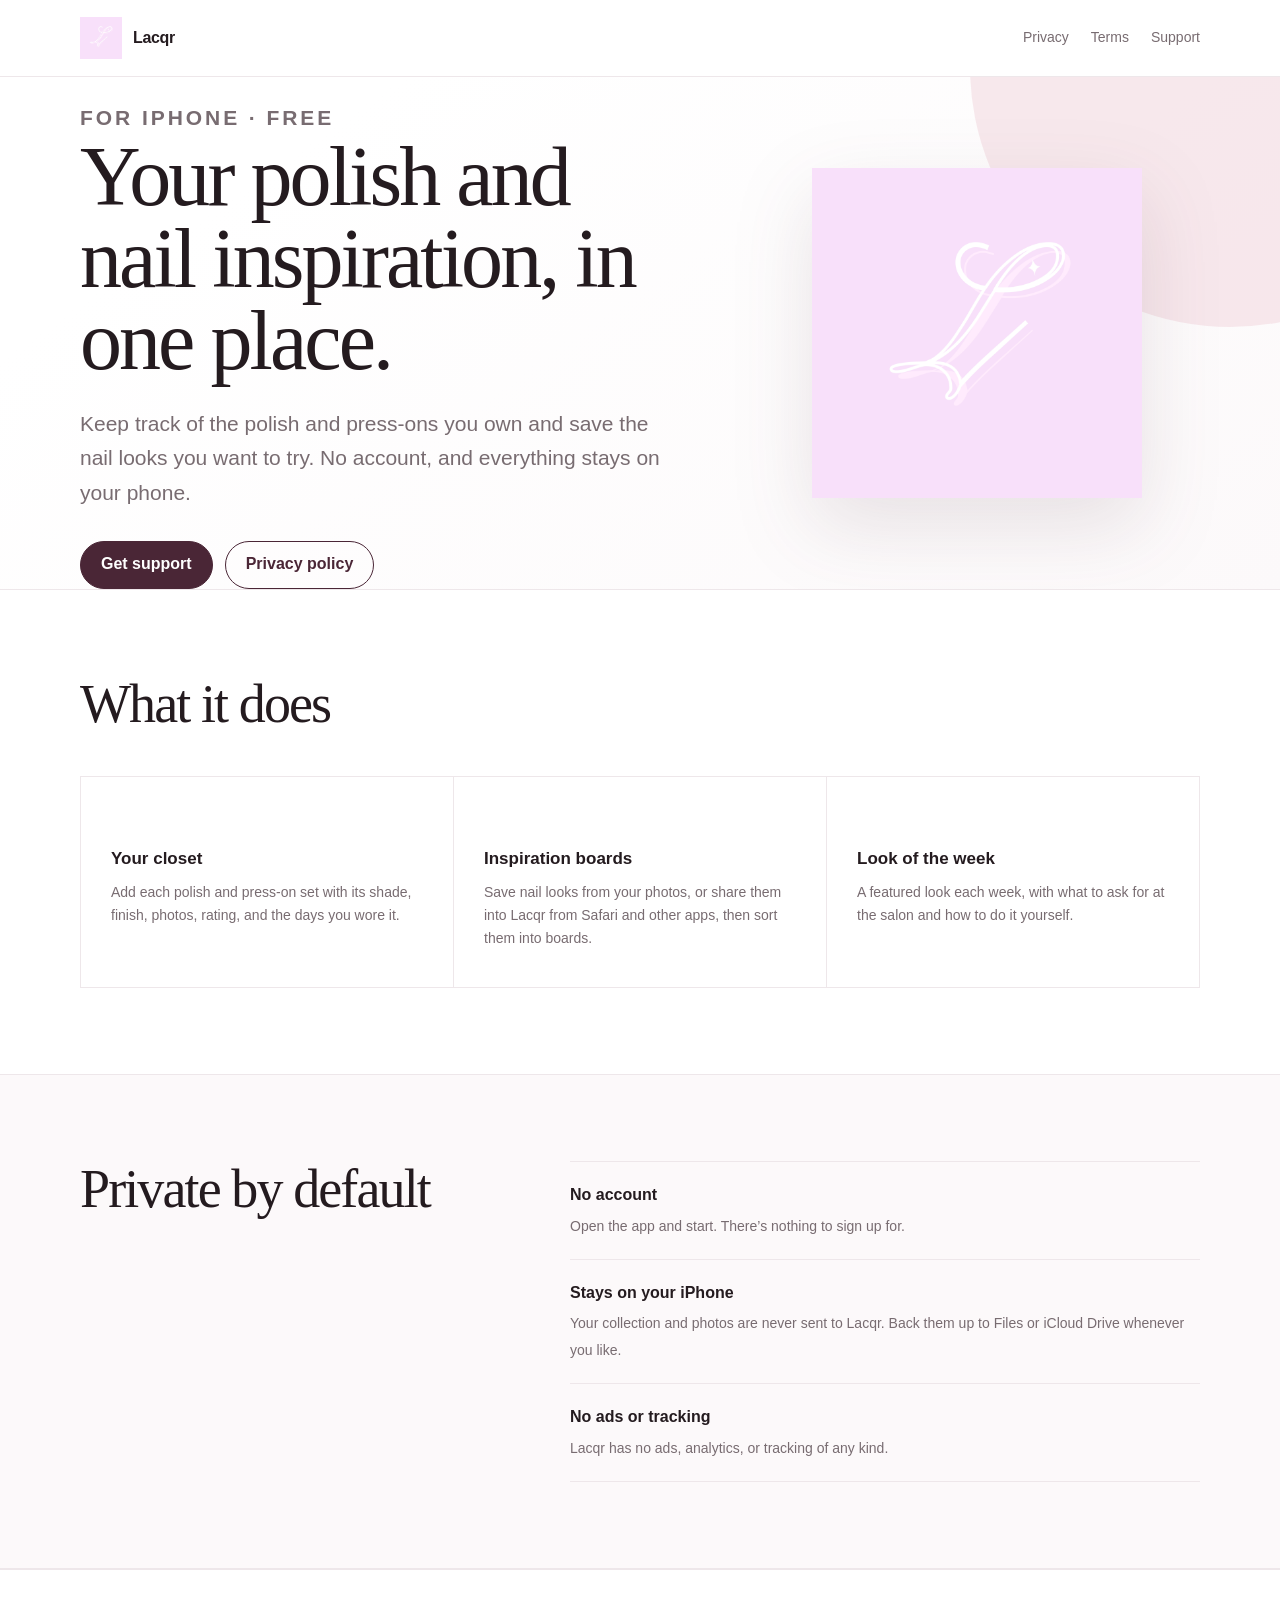
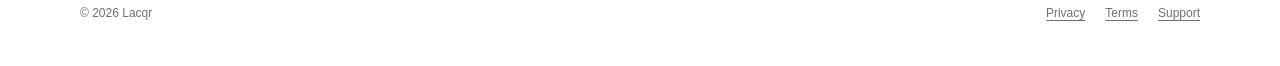
<file: index.html>
<!doctype html>
<html lang="en">
<head>
  <meta charset="utf-8">
  <meta name="viewport" content="width=device-width, initial-scale=1">
  <meta name="description" content="Lacqr is a free iPhone app for your nail polish, press-ons, and nail inspiration. No account, and everything stays on your phone.">
  <meta name="theme-color" content="#4a2636">
  <title>Lacqr — Your nail polish and inspiration, organized</title>
  <link rel="canonical" href="https://lacqr-website.vercel.app/">
  <link rel="icon" href="/assets/app-icon.png">
  <link rel="stylesheet" href="/assets/site.css">
</head>
<body>
  <a class="skip-link" href="#main">Skip to content</a>
  <header class="site-header"><nav class="nav" aria-label="Main navigation"><a class="brand" href="/"><img src="/assets/brand-logo.png" alt=""><span>Lacqr</span></a><div class="nav-links"><a href="/privacy/">Privacy</a><a href="/terms/">Terms</a><a href="/support/">Support</a></div></nav></header>
  <main id="main">
    <section class="hero"><div class="hero-inner"><div><p class="eyebrow">For iPhone · Free</p><h1>Your polish and nail inspiration, in one place.</h1><p>Keep track of the polish and press-ons you own and save the nail looks you want to try. No account, and everything stays on your phone.</p><div class="button-row"><a class="button" href="/support/">Get support</a><a class="button secondary" href="/privacy/">Privacy policy</a></div></div><img class="hero-mark" src="/assets/brand-logo.png" alt="Lacqr logo"></div></section>
    <section class="section"><h2>What it does</h2><div class="feature-grid"><article class="feature"><h3>Your closet</h3><p>Add each polish and press-on set with its shade, finish, photos, rating, and the days you wore it.</p></article><article class="feature"><h3>Inspiration boards</h3><p>Save nail looks from your photos, or share them into Lacqr from Safari and other apps, then sort them into boards.</p></article><article class="feature"><h3>Look of the week</h3><p>A featured look each week, with what to ask for at the salon and how to do it yourself.</p></article></div></section>
    <section class="assurance"><div class="section"><div><h2>Private by default</h2></div><div class="assurance-list"><div class="assurance-item"><strong>No account</strong><span>Open the app and start. There’s nothing to sign up for.</span></div><div class="assurance-item"><strong>Stays on your iPhone</strong><span>Your collection and photos are never sent to Lacqr. Back them up to Files or iCloud Drive whenever you like.</span></div><div class="assurance-item"><strong>No ads or tracking</strong><span>Lacqr has no ads, analytics, or tracking of any kind.</span></div></div></div></section>
  </main>
  <footer class="site-footer"><div class="footer-inner"><span>© 2026 Lacqr</span><div class="footer-links"><a href="/privacy/">Privacy</a><a href="/terms/">Terms</a><a href="/support/">Support</a></div></div></footer>
</body>
</html>
</file>
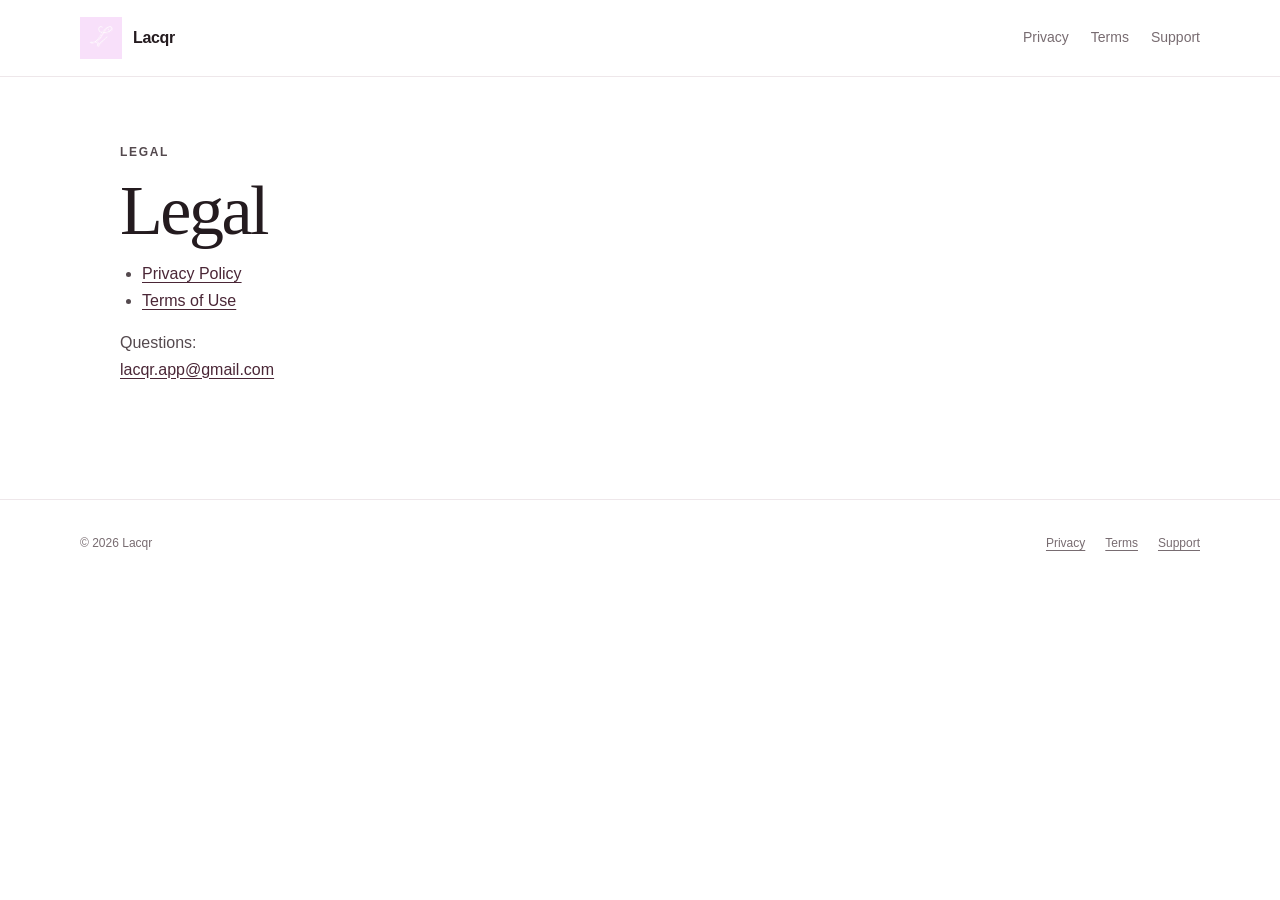
<file: legal/index.html>
<!doctype html>
<html lang="en">
<head>
  <meta charset="utf-8">
  <meta name="viewport" content="width=device-width, initial-scale=1">
  <meta name="description" content="Lacqr legal documents.">
  <meta name="theme-color" content="#4a2636">
  <title>Legal — Lacqr</title>
  <link rel="canonical" href="https://lacqr-website.vercel.app/legal/">
  <link rel="icon" href="/assets/app-icon.png">
  <link rel="stylesheet" href="/assets/site.css">
</head>
<body>
  <a class="skip-link" href="#main">Skip to content</a>
  <header class="site-header"><nav class="nav" aria-label="Main navigation"><a class="brand" href="/"><img src="/assets/brand-logo.png" alt=""><span>Lacqr</span></a><div class="nav-links"><a href="/privacy/">Privacy</a><a href="/terms/">Terms</a><a href="/support/">Support</a></div></nav></header>
  <main id="main" class="document-wrap"><article class="document"><p class="eyebrow">Legal</p><h1>Legal</h1><ul><li><a href="/privacy/">Privacy Policy</a></li><li><a href="/terms/">Terms of Use</a></li></ul><p>Questions: <a href="mailto:lacqr.app@gmail.com">lacqr.app@gmail.com</a></p></article></main>
  <footer class="site-footer"><div class="footer-inner"><span>© 2026 Lacqr</span><div class="footer-links"><a href="/privacy/">Privacy</a><a href="/terms/">Terms</a><a href="/support/">Support</a></div></div></footer>
</body>
</html>
</file>
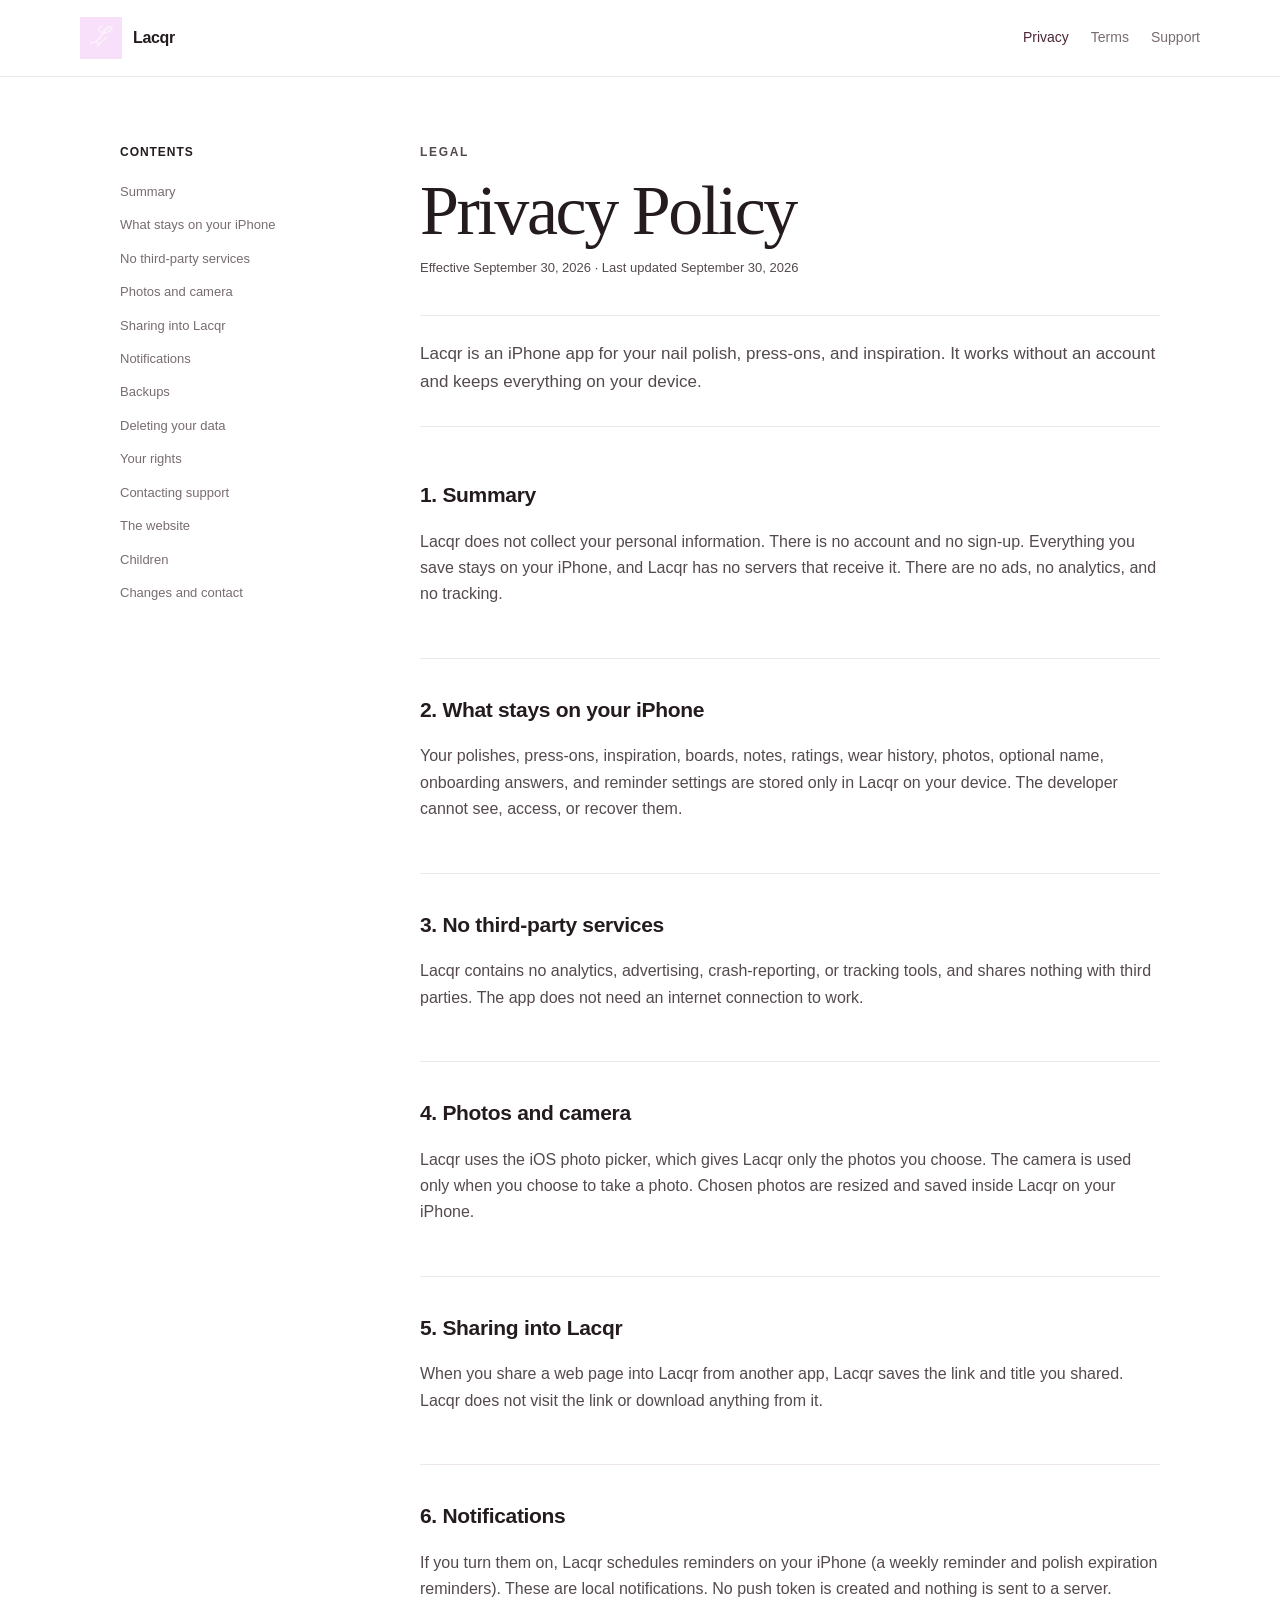
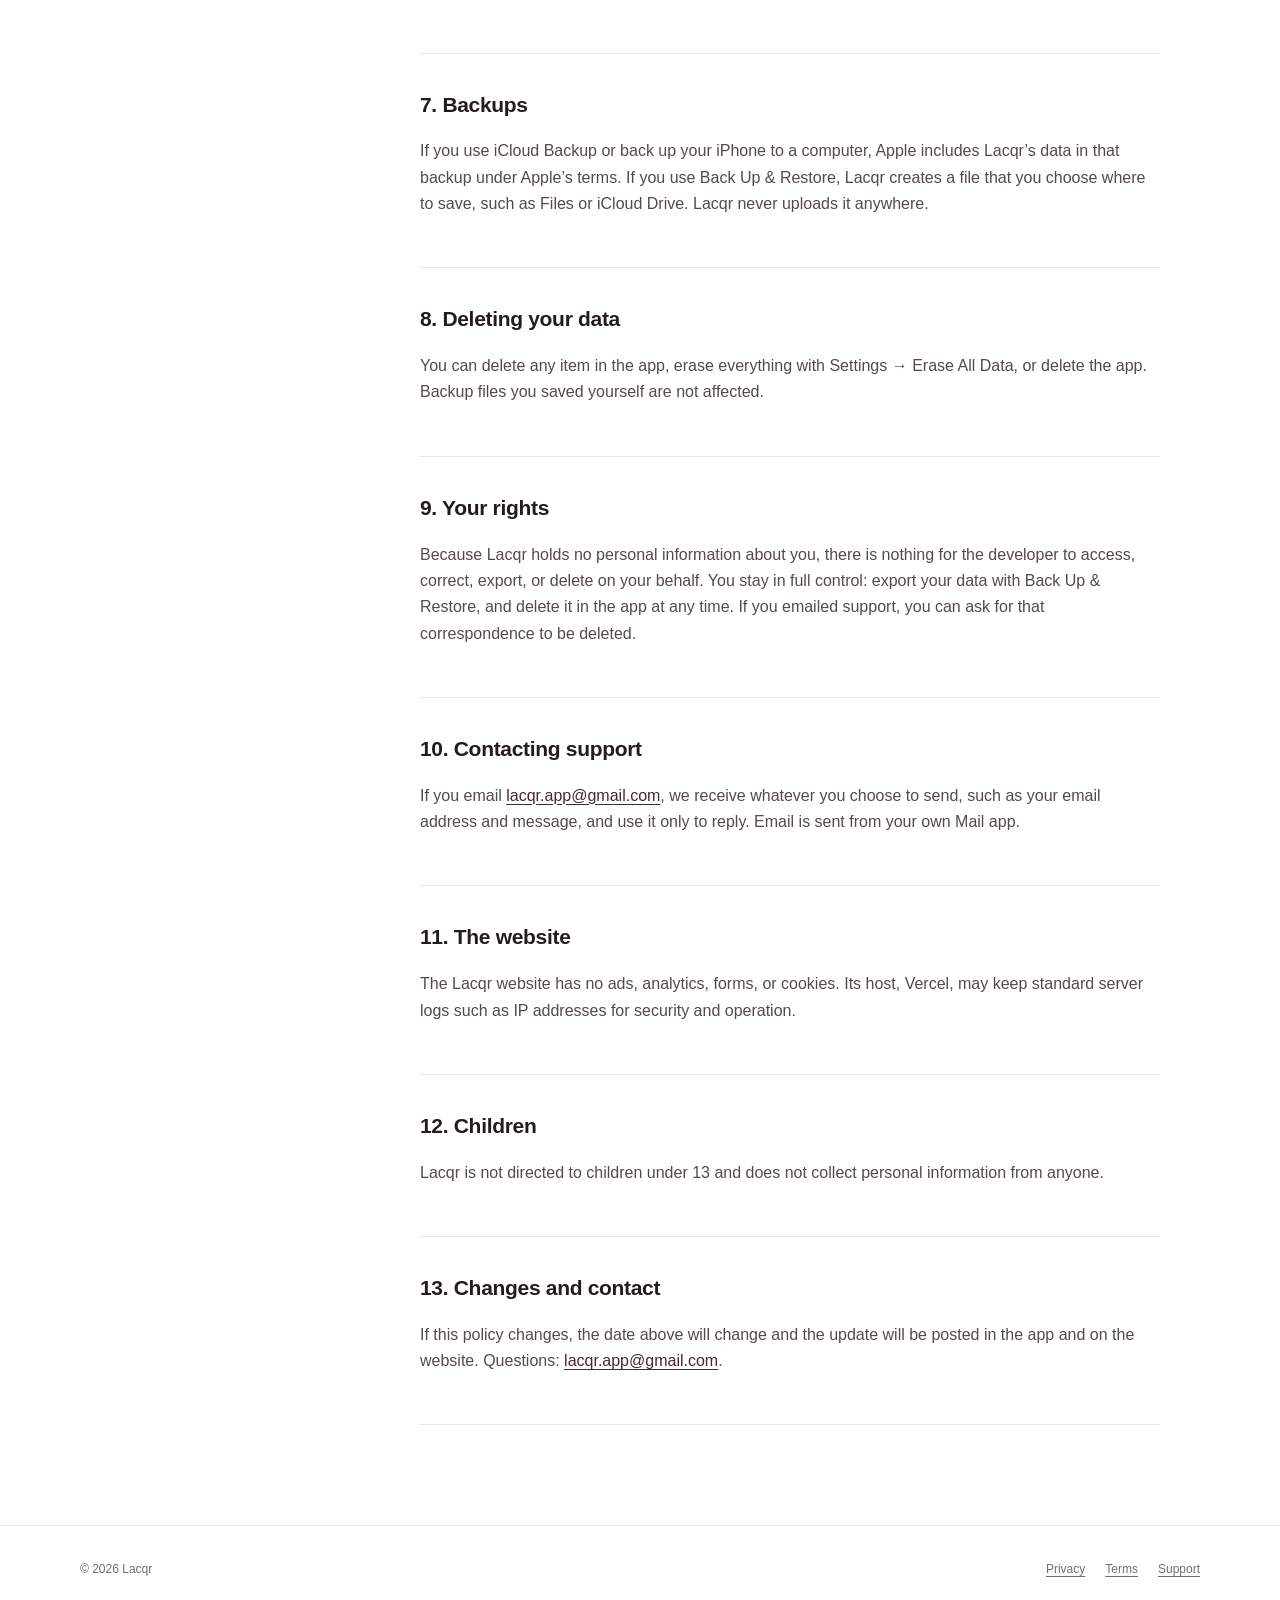
<file: privacy/index.html>
<!doctype html><html lang="en"><head><meta charset="utf-8"><meta name="viewport" content="width=device-width,initial-scale=1"><meta name="description" content="Lacqr collects no personal data. Everything stays on your iPhone."><meta name="theme-color" content="#4a2636"><title>Privacy Policy — Lacqr</title><link rel="canonical" href="https://lacqr-website.vercel.app/privacy/"><link rel="icon" href="/assets/app-icon.png"><link rel="stylesheet" href="/assets/site.css"></head><body><a class="skip-link" href="#main">Skip to content</a><header class="site-header"><nav class="nav" aria-label="Main navigation"><a class="brand" href="/"><img src="/assets/brand-logo.png" alt=""><span>Lacqr</span></a><div class="nav-links"><a aria-current="page" href="/privacy/">Privacy</a><a href="/terms/">Terms</a><a href="/support/">Support</a></div></nav></header>
<main id="main" class="document-wrap"><aside class="document-nav" aria-label="Privacy Policy sections"><strong>Contents</strong><a href="#summary">Summary</a><a href="#what-stays-on-your-iphone">What stays on your iPhone</a><a href="#no-third-party-services">No third-party services</a><a href="#photos-and-camera">Photos and camera</a><a href="#sharing-into-lacqr">Sharing into Lacqr</a><a href="#notifications">Notifications</a><a href="#backups">Backups</a><a href="#deleting-your-data">Deleting your data</a><a href="#your-rights">Your rights</a><a href="#contacting-support">Contacting support</a><a href="#the-website">The website</a><a href="#children">Children</a><a href="#changes-and-contact">Changes and contact</a></aside><article class="document"><p class="eyebrow">Legal</p><h1>Privacy Policy</h1><p class="updated">Effective September 30, 2026 · Last updated September 30, 2026</p><p class="document-intro">Lacqr is an iPhone app for your nail polish, press-ons, and inspiration. It works without an account and keeps everything on your device.</p>
<section id="summary"><h2>1. Summary</h2><p>Lacqr does not collect your personal information. There is no account and no sign-up. Everything you save stays on your iPhone, and Lacqr has no servers that receive it. There are no ads, no analytics, and no tracking.</p></section>
<section id="what-stays-on-your-iphone"><h2>2. What stays on your iPhone</h2><p>Your polishes, press-ons, inspiration, boards, notes, ratings, wear history, photos, optional name, onboarding answers, and reminder settings are stored only in Lacqr on your device. The developer cannot see, access, or recover them.</p></section>
<section id="no-third-party-services"><h2>3. No third-party services</h2><p>Lacqr contains no analytics, advertising, crash-reporting, or tracking tools, and shares nothing with third parties. The app does not need an internet connection to work.</p></section>
<section id="photos-and-camera"><h2>4. Photos and camera</h2><p>Lacqr uses the iOS photo picker, which gives Lacqr only the photos you choose. The camera is used only when you choose to take a photo. Chosen photos are resized and saved inside Lacqr on your iPhone.</p></section>
<section id="sharing-into-lacqr"><h2>5. Sharing into Lacqr</h2><p>When you share a web page into Lacqr from another app, Lacqr saves the link and title you shared. Lacqr does not visit the link or download anything from it.</p></section>
<section id="notifications"><h2>6. Notifications</h2><p>If you turn them on, Lacqr schedules reminders on your iPhone (a weekly reminder and polish expiration reminders). These are local notifications. No push token is created and nothing is sent to a server.</p></section>
<section id="backups"><h2>7. Backups</h2><p>If you use iCloud Backup or back up your iPhone to a computer, Apple includes Lacqr’s data in that backup under Apple’s terms. If you use Back Up &amp; Restore, Lacqr creates a file that you choose where to save, such as Files or iCloud Drive. Lacqr never uploads it anywhere.</p></section>
<section id="deleting-your-data"><h2>8. Deleting your data</h2><p>You can delete any item in the app, erase everything with Settings → Erase All Data, or delete the app. Backup files you saved yourself are not affected.</p></section>
<section id="your-rights"><h2>9. Your rights</h2><p>Because Lacqr holds no personal information about you, there is nothing for the developer to access, correct, export, or delete on your behalf. You stay in full control: export your data with Back Up &amp; Restore, and delete it in the app at any time. If you emailed support, you can ask for that correspondence to be deleted.</p></section>
<section id="contacting-support"><h2>10. Contacting support</h2><p>If you email <a href="mailto:lacqr.app@gmail.com">lacqr.app@gmail.com</a>, we receive whatever you choose to send, such as your email address and message, and use it only to reply. Email is sent from your own Mail app.</p></section>
<section id="the-website"><h2>11. The website</h2><p>The Lacqr website has no ads, analytics, forms, or cookies. Its host, Vercel, may keep standard server logs such as IP addresses for security and operation.</p></section>
<section id="children"><h2>12. Children</h2><p>Lacqr is not directed to children under 13 and does not collect personal information from anyone.</p></section>
<section id="changes-and-contact"><h2>13. Changes and contact</h2><p>If this policy changes, the date above will change and the update will be posted in the app and on the website. Questions: <a href="mailto:lacqr.app@gmail.com">lacqr.app@gmail.com</a>.</p></section>
</article></main>
<footer class="site-footer"><div class="footer-inner"><span>© 2026 Lacqr</span><div class="footer-links"><a href="/privacy/">Privacy</a><a href="/terms/">Terms</a><a href="/support/">Support</a></div></div></footer></body></html>
</file>
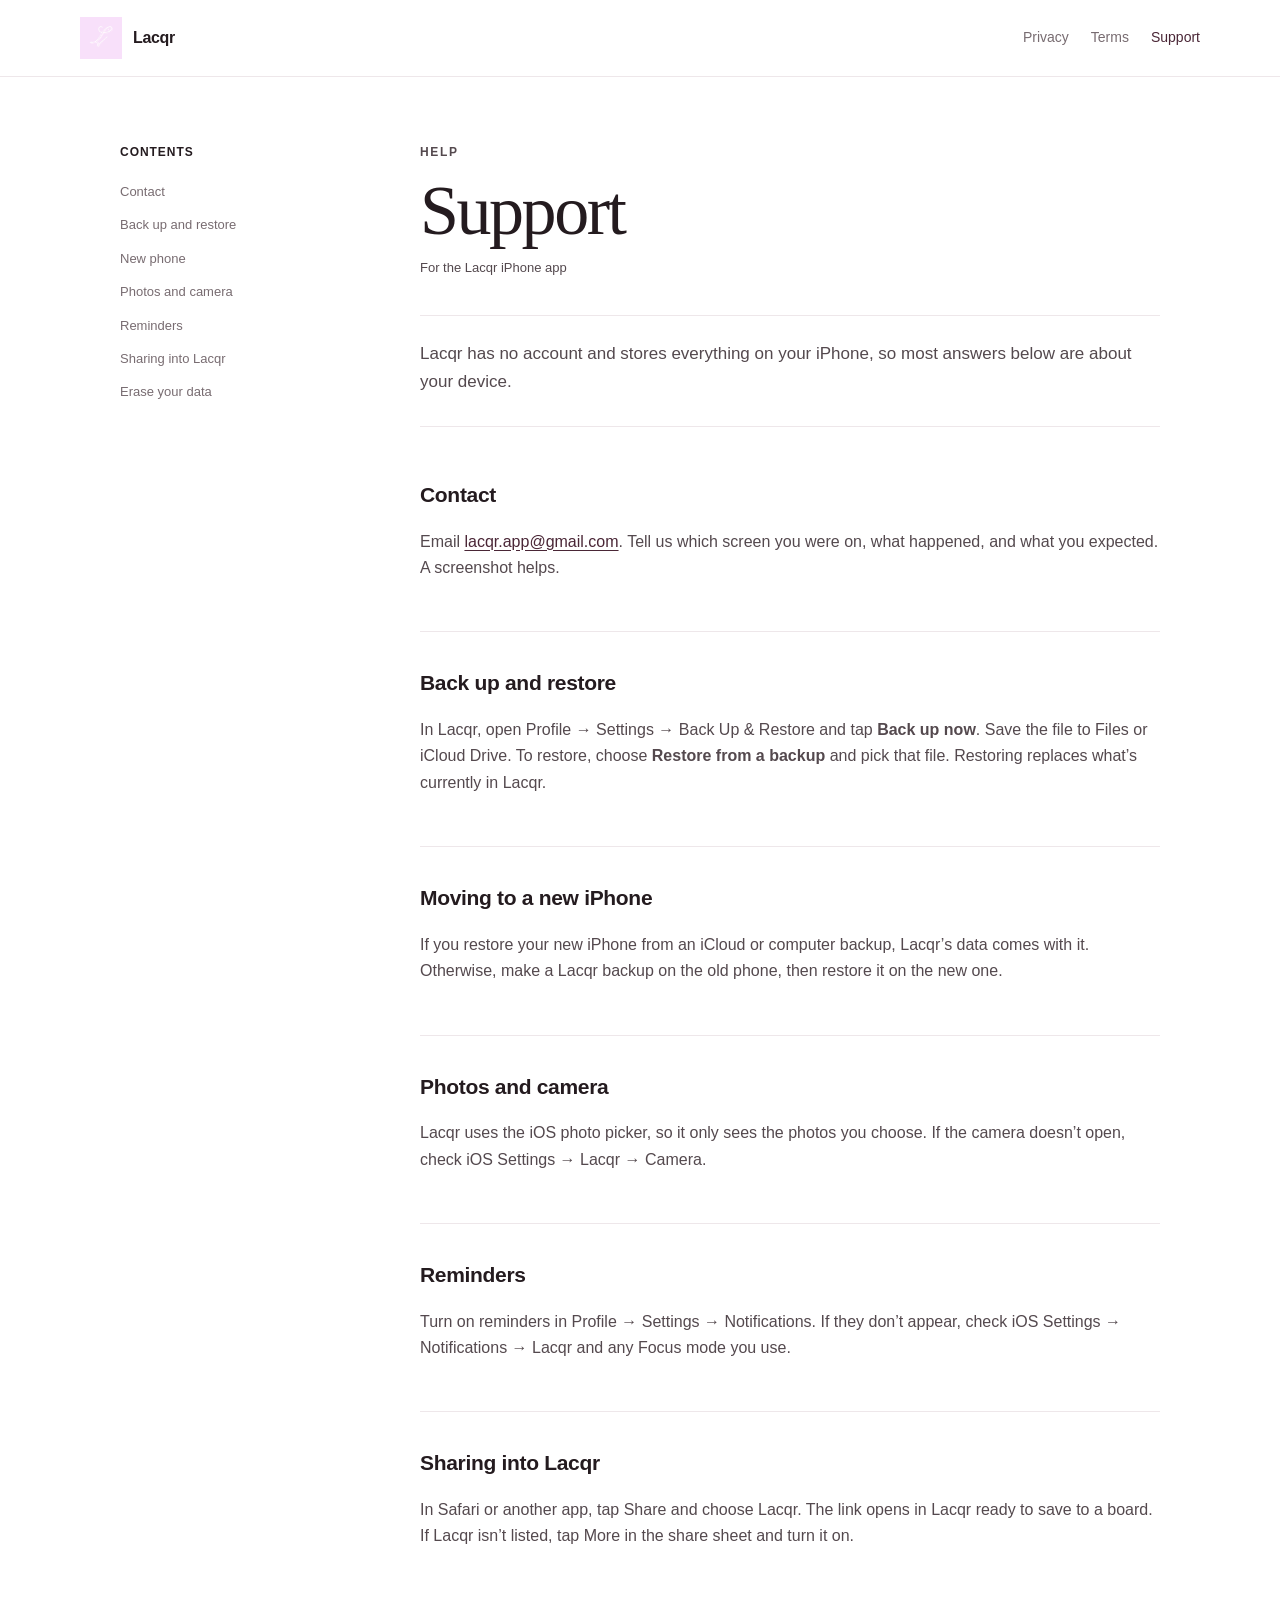
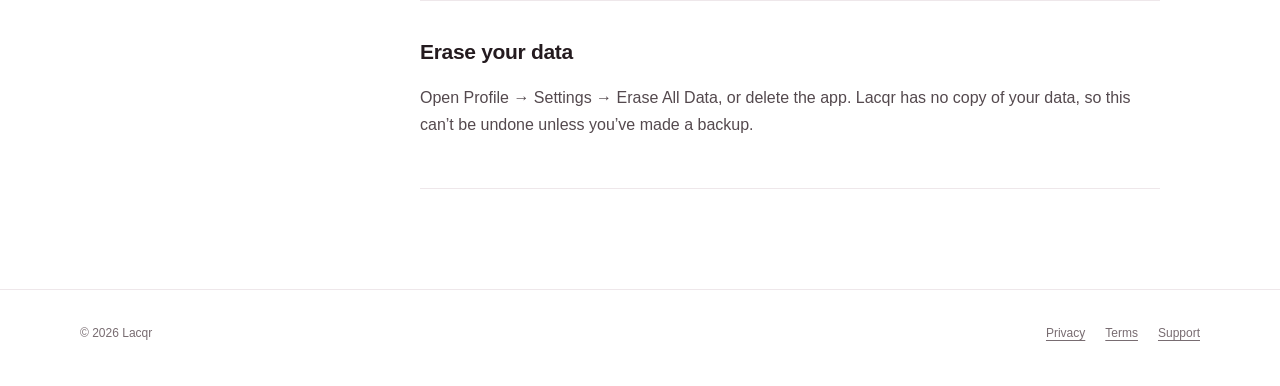
<file: support/index.html>
<!doctype html>
<html lang="en">
<head>
  <meta charset="utf-8">
  <meta name="viewport" content="width=device-width, initial-scale=1">
  <meta name="description" content="Get help with Lacqr.">
  <meta name="theme-color" content="#4a2636">
  <title>Support — Lacqr</title>
  <link rel="canonical" href="https://lacqr-website.vercel.app/support/">
  <link rel="icon" href="/assets/app-icon.png">
  <link rel="stylesheet" href="/assets/site.css">
</head>
<body>
  <a class="skip-link" href="#main">Skip to content</a>
  <header class="site-header"><nav class="nav" aria-label="Main navigation"><a class="brand" href="/"><img src="/assets/brand-logo.png" alt=""><span>Lacqr</span></a><div class="nav-links"><a href="/privacy/">Privacy</a><a href="/terms/">Terms</a><a aria-current="page" href="/support/">Support</a></div></nav></header>
  <main id="main" class="document-wrap">
    <aside class="document-nav" aria-label="Support sections"><strong>Contents</strong><a href="#contact">Contact</a><a href="#backup">Back up and restore</a><a href="#new-phone">New phone</a><a href="#photos">Photos and camera</a><a href="#reminders">Reminders</a><a href="#sharing">Sharing into Lacqr</a><a href="#erase">Erase your data</a></aside>
    <article class="document"><p class="eyebrow">Help</p><h1>Support</h1><p class="updated">For the Lacqr iPhone app</p><p class="document-intro">Lacqr has no account and stores everything on your iPhone, so most answers below are about your device.</p>
<section id="contact"><h2>Contact</h2><p>Email <a href="mailto:lacqr.app@gmail.com?subject=Lacqr%20support">lacqr.app@gmail.com</a>. Tell us which screen you were on, what happened, and what you expected. A screenshot helps.</p></section>
<section id="backup"><h2>Back up and restore</h2><p>In Lacqr, open Profile → Settings → Back Up &amp; Restore and tap <strong>Back up now</strong>. Save the file to Files or iCloud Drive. To restore, choose <strong>Restore from a backup</strong> and pick that file. Restoring replaces what’s currently in Lacqr.</p></section>
<section id="new-phone"><h2>Moving to a new iPhone</h2><p>If you restore your new iPhone from an iCloud or computer backup, Lacqr’s data comes with it. Otherwise, make a Lacqr backup on the old phone, then restore it on the new one.</p></section>
<section id="photos"><h2>Photos and camera</h2><p>Lacqr uses the iOS photo picker, so it only sees the photos you choose. If the camera doesn’t open, check iOS Settings → Lacqr → Camera.</p></section>
<section id="reminders"><h2>Reminders</h2><p>Turn on reminders in Profile → Settings → Notifications. If they don’t appear, check iOS Settings → Notifications → Lacqr and any Focus mode you use.</p></section>
<section id="sharing"><h2>Sharing into Lacqr</h2><p>In Safari or another app, tap Share and choose Lacqr. The link opens in Lacqr ready to save to a board. If Lacqr isn’t listed, tap More in the share sheet and turn it on.</p></section>
<section id="erase"><h2>Erase your data</h2><p>Open Profile → Settings → Erase All Data, or delete the app. Lacqr has no copy of your data, so this can’t be undone unless you’ve made a backup.</p></section>
    </article>
  </main>
  <footer class="site-footer"><div class="footer-inner"><span>© 2026 Lacqr</span><div class="footer-links"><a href="/privacy/">Privacy</a><a href="/terms/">Terms</a><a href="/support/">Support</a></div></div></footer>
</body>
</html>
</file>
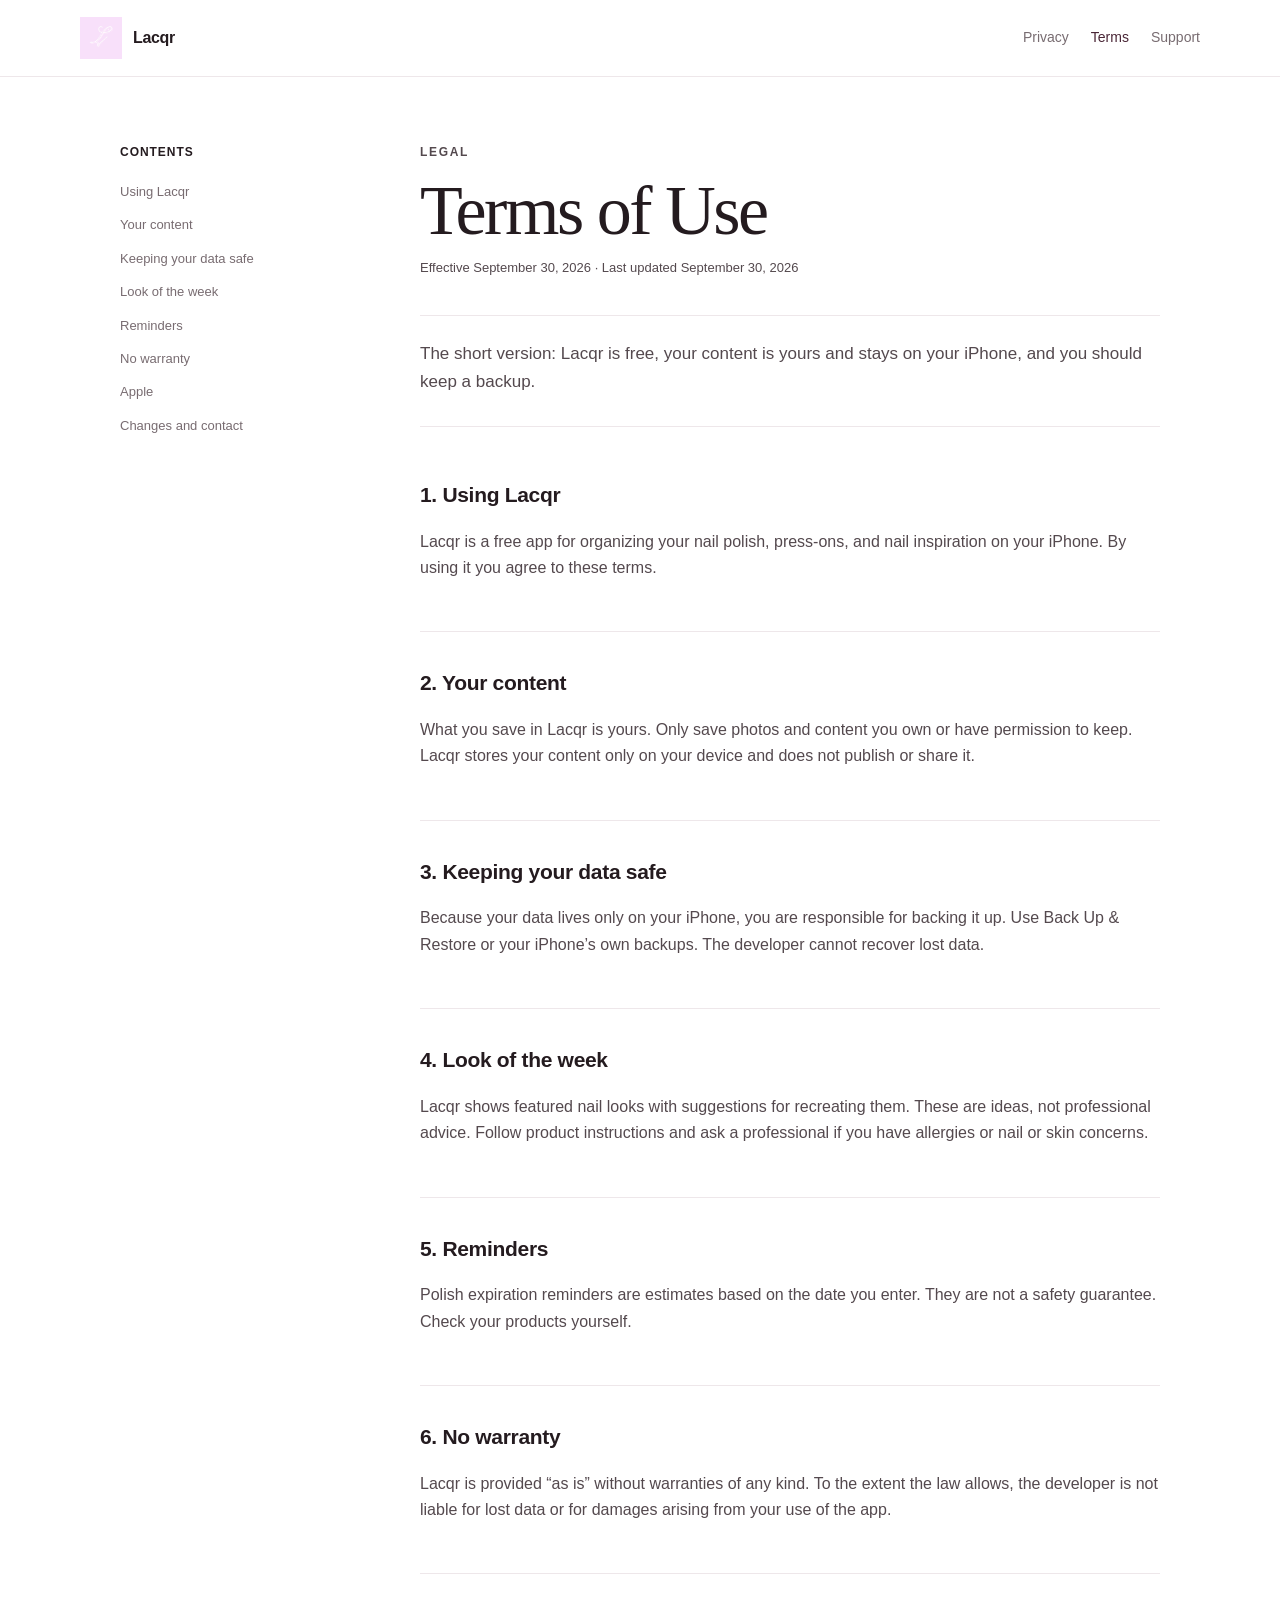
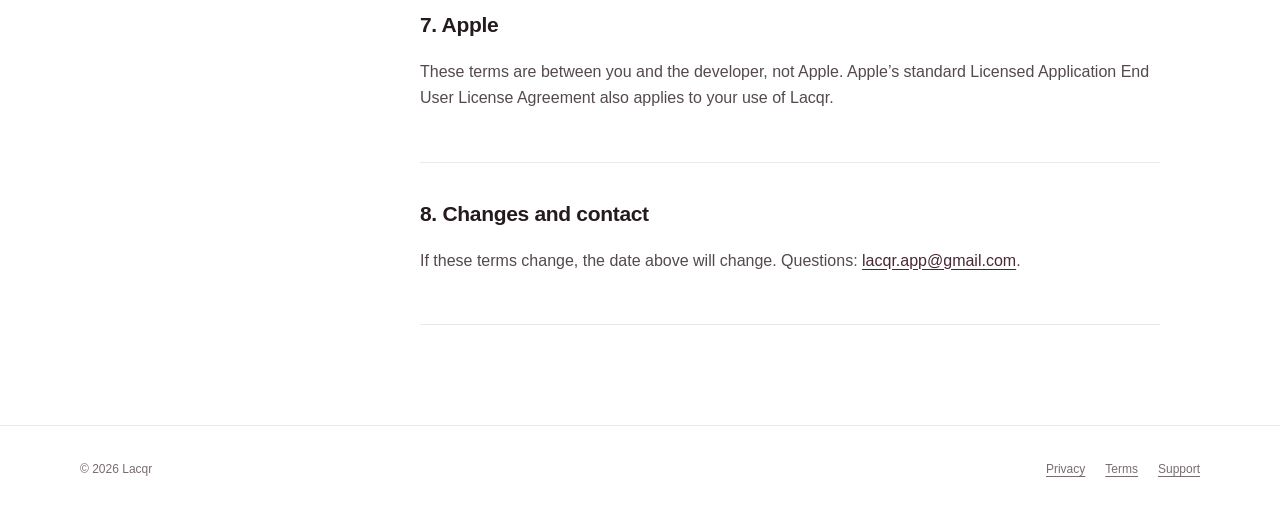
<file: terms/index.html>
<!doctype html><html lang="en"><head><meta charset="utf-8"><meta name="viewport" content="width=device-width,initial-scale=1"><meta name="description" content="Terms of Use for the Lacqr iPhone app."><meta name="theme-color" content="#4a2636"><title>Terms of Use — Lacqr</title><link rel="canonical" href="https://lacqr-website.vercel.app/terms/"><link rel="icon" href="/assets/app-icon.png"><link rel="stylesheet" href="/assets/site.css"></head><body><a class="skip-link" href="#main">Skip to content</a><header class="site-header"><nav class="nav" aria-label="Main navigation"><a class="brand" href="/"><img src="/assets/brand-logo.png" alt=""><span>Lacqr</span></a><div class="nav-links"><a href="/privacy/">Privacy</a><a aria-current="page" href="/terms/">Terms</a><a href="/support/">Support</a></div></nav></header>
<main id="main" class="document-wrap"><aside class="document-nav" aria-label="Terms of Use sections"><strong>Contents</strong><a href="#using-lacqr">Using Lacqr</a><a href="#your-content">Your content</a><a href="#keeping-your-data-safe">Keeping your data safe</a><a href="#look-of-the-week">Look of the week</a><a href="#reminders">Reminders</a><a href="#no-warranty">No warranty</a><a href="#apple">Apple</a><a href="#changes-and-contact">Changes and contact</a></aside><article class="document"><p class="eyebrow">Legal</p><h1>Terms of Use</h1><p class="updated">Effective September 30, 2026 · Last updated September 30, 2026</p><p class="document-intro">The short version: Lacqr is free, your content is yours and stays on your iPhone, and you should keep a backup.</p>
<section id="using-lacqr"><h2>1. Using Lacqr</h2><p>Lacqr is a free app for organizing your nail polish, press-ons, and nail inspiration on your iPhone. By using it you agree to these terms.</p></section>
<section id="your-content"><h2>2. Your content</h2><p>What you save in Lacqr is yours. Only save photos and content you own or have permission to keep. Lacqr stores your content only on your device and does not publish or share it.</p></section>
<section id="keeping-your-data-safe"><h2>3. Keeping your data safe</h2><p>Because your data lives only on your iPhone, you are responsible for backing it up. Use Back Up &amp; Restore or your iPhone’s own backups. The developer cannot recover lost data.</p></section>
<section id="look-of-the-week"><h2>4. Look of the week</h2><p>Lacqr shows featured nail looks with suggestions for recreating them. These are ideas, not professional advice. Follow product instructions and ask a professional if you have allergies or nail or skin concerns.</p></section>
<section id="reminders"><h2>5. Reminders</h2><p>Polish expiration reminders are estimates based on the date you enter. They are not a safety guarantee. Check your products yourself.</p></section>
<section id="no-warranty"><h2>6. No warranty</h2><p>Lacqr is provided “as is” without warranties of any kind. To the extent the law allows, the developer is not liable for lost data or for damages arising from your use of the app.</p></section>
<section id="apple"><h2>7. Apple</h2><p>These terms are between you and the developer, not Apple. Apple’s standard Licensed Application End User License Agreement also applies to your use of Lacqr.</p></section>
<section id="changes-and-contact"><h2>8. Changes and contact</h2><p>If these terms change, the date above will change. Questions: <a href="mailto:lacqr.app@gmail.com">lacqr.app@gmail.com</a>.</p></section>
</article></main>
<footer class="site-footer"><div class="footer-inner"><span>© 2026 Lacqr</span><div class="footer-links"><a href="/privacy/">Privacy</a><a href="/terms/">Terms</a><a href="/support/">Support</a></div></div></footer></body></html>
</file>
<file: assets/site.css>
:root {
  --ink: #241b1f;
  --plum: #4a2636;
  --muted: #786c71;
  --line: #eee7ea;
  --blush: #f4dde4;
  --soft: #fcf9fa;
  --paper: #ffffff;
  --max: 1120px;
}

* { box-sizing: border-box; }
html { scroll-behavior: smooth; }
body {
  margin: 0;
  color: var(--ink);
  background: var(--paper);
  font-family: -apple-system, BlinkMacSystemFont, "SF Pro Text", "Helvetica Neue", Arial, sans-serif;
  line-height: 1.65;
  -webkit-font-smoothing: antialiased;
}
a { color: var(--plum); text-underline-offset: 3px; }
a:hover { text-decoration-thickness: 2px; }
a:focus-visible, button:focus-visible { outline: 3px solid var(--blush); outline-offset: 4px; }
.skip-link { position: fixed; left: 16px; top: -80px; z-index: 20; background: var(--plum); color: white; padding: 10px 14px; border-radius: 999px; }
.skip-link:focus { top: 16px; }
.site-header { border-bottom: 1px solid var(--line); background: rgba(255,255,255,.96); }
.nav { width: min(calc(100% - 40px), var(--max)); min-height: 76px; margin: 0 auto; display: flex; align-items: center; justify-content: space-between; gap: 24px; }
.brand { display: inline-flex; align-items: center; gap: 11px; color: var(--ink); text-decoration: none; font-weight: 750; letter-spacing: -.02em; }
.brand img { width: 42px; height: 42px; object-fit: contain; }
.nav-links { display: flex; flex-wrap: wrap; justify-content: flex-end; gap: 8px 22px; font-size: 14px; }
.nav-links a { color: var(--muted); text-decoration: none; }
.nav-links a[aria-current="page"], .nav-links a:hover { color: var(--plum); }
.hero { overflow: hidden; position: relative; background: linear-gradient(145deg, #fff 20%, var(--soft)); border-bottom: 1px solid var(--line); }
.hero::after { content: ""; position: absolute; width: 520px; height: 520px; border-radius: 50%; right: -210px; top: -270px; background: var(--blush); opacity: .65; }
.hero-inner { width: min(calc(100% - 40px), var(--max)); min-height: 510px; margin: 0 auto; display: grid; grid-template-columns: 1.15fr .85fr; gap: 70px; align-items: center; position: relative; z-index: 1; }
.eyebrow { margin: 0 0 14px; color: var(--plum); font-size: 12px; font-weight: 750; letter-spacing: .14em; text-transform: uppercase; }
h1, h2, .display { font-family: Iowan Old Style, Baskerville, "Times New Roman", serif; font-weight: 500; letter-spacing: -.035em; }
h1 { max-width: 820px; margin: 0; font-size: clamp(46px, 7.5vw, 84px); line-height: .98; }
.hero p { max-width: 650px; margin: 24px 0 0; color: var(--muted); font-size: clamp(17px, 2vw, 21px); }
.hero-mark { width: min(100%, 330px); justify-self: center; filter: drop-shadow(0 28px 40px rgba(74,38,54,.12)); }
.button-row { display: flex; flex-wrap: wrap; gap: 12px; margin-top: 30px; }
.button { display: inline-flex; min-height: 48px; align-items: center; justify-content: center; padding: 0 20px; border: 1px solid var(--plum); border-radius: 999px; color: white; background: var(--plum); text-decoration: none; font-weight: 700; }
.button.secondary { color: var(--plum); background: transparent; }
.section { width: min(calc(100% - 40px), var(--max)); margin: 0 auto; padding: 86px 0; }
.section h2 { margin: 0 0 18px; font-size: clamp(34px, 5vw, 54px); line-height: 1.05; }
.section-lead { max-width: 700px; color: var(--muted); font-size: 18px; }
.feature-grid { display: grid; grid-template-columns: repeat(3, 1fr); gap: 1px; margin-top: 44px; border: 1px solid var(--line); background: var(--line); }
.feature { min-height: 210px; padding: 30px; background: white; }
.feature-number { color: var(--plum); font-family: Iowan Old Style, Baskerville, serif; font-size: 28px; }
.feature h3 { margin: 38px 0 8px; font-size: 17px; }
.feature p { margin: 0; color: var(--muted); font-size: 14px; }
.assurance { background: var(--soft); border-top: 1px solid var(--line); border-bottom: 1px solid var(--line); }
.assurance .section { display: grid; grid-template-columns: .8fr 1.2fr; gap: 70px; }
.assurance-list { display: grid; gap: 0; border-top: 1px solid var(--line); }
.assurance-item { padding: 20px 0; border-bottom: 1px solid var(--line); }
.assurance-item strong { display: block; margin-bottom: 4px; }
.assurance-item span { color: var(--muted); font-size: 14px; }
.document-wrap { width: min(calc(100% - 40px), 1040px); margin: 0 auto; padding: 66px 0 100px; display: grid; grid-template-columns: 230px minmax(0, 1fr); gap: 70px; }
.document-nav { align-self: start; position: sticky; top: 24px; }
.document-nav strong { display: block; margin-bottom: 12px; font-size: 12px; letter-spacing: .08em; text-transform: uppercase; }
.document-nav a { display: block; padding: 6px 0; color: var(--muted); font-size: 13px; text-decoration: none; }
.document-nav a:hover { color: var(--plum); }
.document h1 { font-size: clamp(43px, 7vw, 70px); }
.updated { margin: 12px 0 36px; color: var(--muted); font-size: 13px; }
.document-intro { padding: 24px 0 30px; border-top: 1px solid var(--line); border-bottom: 1px solid var(--line); color: var(--muted); font-size: 17px; }
.document section { padding: 34px 0; border-bottom: 1px solid var(--line); scroll-margin-top: 24px; }
.document h2 { margin: 0 0 12px; font-family: inherit; font-size: 21px; font-weight: 750; letter-spacing: -.015em; }
.document h3 { margin: 24px 0 8px; font-size: 16px; }
.document p, .document li { color: #54494e; }
.document ul, .document ol { padding-left: 22px; }
.callout { margin: 32px 0; padding: 22px; border-left: 3px solid var(--plum); background: var(--soft); }
.contact-card { margin-top: 34px; padding: 28px; border: 1px solid var(--line); background: var(--soft); }
.contact-card p { margin-bottom: 0; }
.site-footer { border-top: 1px solid var(--line); }
.footer-inner { width: min(calc(100% - 40px), var(--max)); margin: 0 auto; padding: 34px 0 42px; display: flex; justify-content: space-between; gap: 24px; color: var(--muted); font-size: 12px; }
.footer-links { display: flex; flex-wrap: wrap; gap: 10px 20px; }
.footer-links a { color: var(--muted); }
.legal-grid { display: grid; grid-template-columns: repeat(2, minmax(0, 1fr)); border: 1px solid var(--line); background: var(--line); gap: 1px; margin-top: 36px; }
.legal-link-card { display: block; min-height: 150px; padding: 26px; background: var(--paper); color: var(--ink); text-decoration: none; }
.legal-link-card:hover { background: var(--soft); }
.legal-link-card strong { display: block; margin-bottom: 9px; font-size: 17px; }
.legal-link-card span { display: block; color: var(--muted); font-size: 14px; }
.notice { margin: 24px 0; padding: 18px 20px; border: 1px solid var(--line); background: var(--soft); color: #54494e; }
.document code { padding: 2px 5px; background: var(--soft); border: 1px solid var(--line); border-radius: 4px; font-size: .9em; }

@media (max-width: 760px) {
  .nav { min-height: auto; padding: 14px 0; align-items: flex-start; }
  .nav-links { max-width: 220px; gap: 6px 14px; font-size: 12px; }
  .hero-inner { min-height: 590px; grid-template-columns: 1fr; gap: 20px; padding: 62px 0; }
  .hero-mark { width: 180px; grid-row: 1; }
  .feature-grid { grid-template-columns: 1fr; }
  .feature { min-height: 160px; }
  .feature h3 { margin-top: 20px; }
  .assurance .section { grid-template-columns: 1fr; gap: 26px; }
  .document-wrap { grid-template-columns: 1fr; gap: 26px; padding-top: 44px; }
  .document-nav { position: static; padding-bottom: 24px; border-bottom: 1px solid var(--line); columns: 2; }
  .document-nav strong { column-span: all; }
  .footer-inner { flex-direction: column; }
  .legal-grid { grid-template-columns: 1fr; }
}

@media (prefers-reduced-motion: reduce) { html { scroll-behavior: auto; } }

@media print {
  :root { --ink: #000; --muted: #333; --line: #ccc; }
  .site-header, .site-footer, .document-nav, .skip-link { display: none !important; }
  .document-wrap { display: block; width: 100%; padding: 0; }
  .document { max-width: none; }
  .document h1 { font-size: 34pt; }
  .document section { break-inside: avoid; }
  a { color: #000; text-decoration: none; }
  a[href^="http"]::after { content: " (" attr(href) ")"; font-size: 9pt; }
}
</file>
